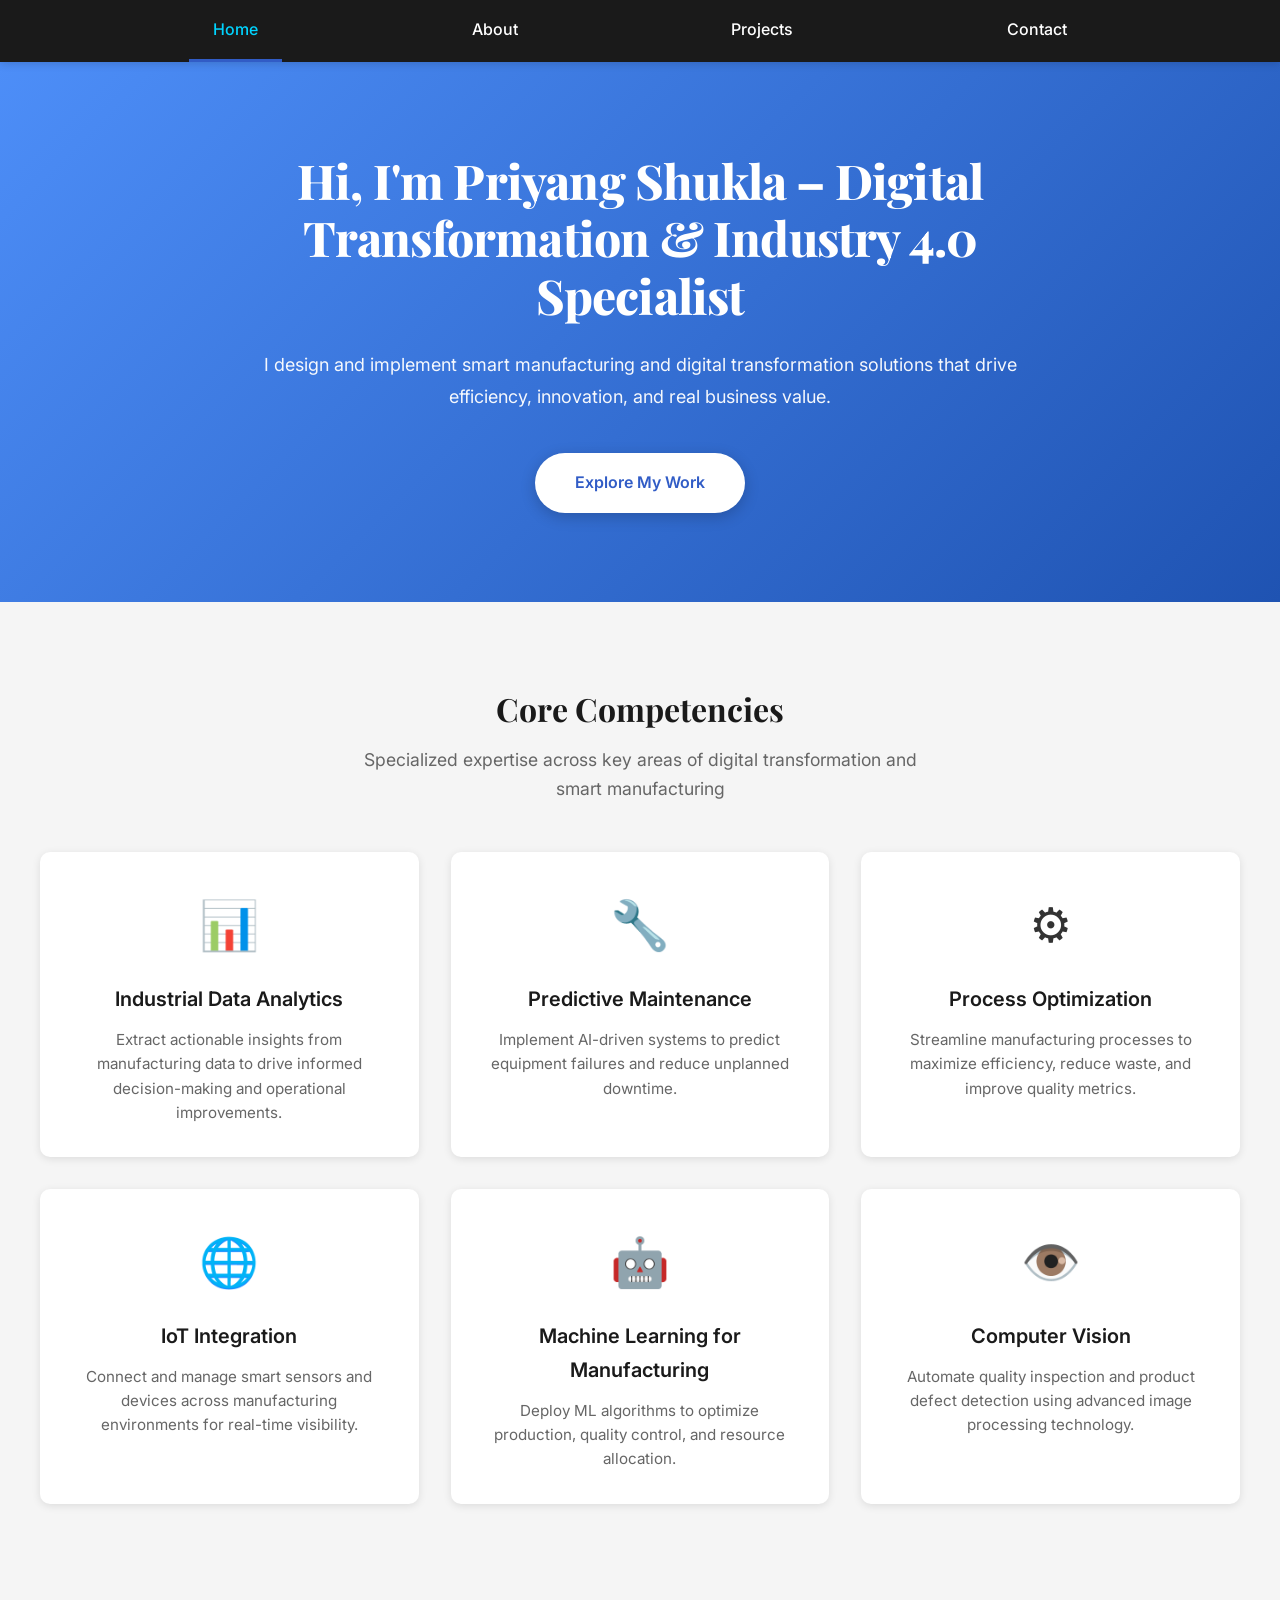
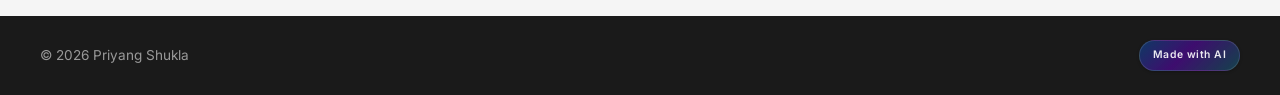
<file: index.html>
<!-- ========================
        THE DOCUMENT TYPE
     ========================
     <!DOCTYPE html> tells the browser: "Hey, this is an HTML5 document!"
     It's required to be on the very first line of every HTML file.
-->
<!DOCTYPE html>
<html lang="en">
<head>
  <meta charset="UTF-8">
  <meta name="viewport" content="width=device-width, initial-scale=1.0">
  <meta name="description" content="Priyang Shukla — Digital Transformation professional with 16 years of experience.">
  <title>Priyang Shukla | Digital Transformation</title>
  <link rel="stylesheet" href="css/styles.css">
  <link rel="preconnect" href="https://fonts.googleapis.com">
  <link rel="preconnect" href="https://fonts.gstatic.com" crossorigin>
  <link href="https://fonts.googleapis.com/css2?family=Inter:wght@400;500;600;700&family=Playfair+Display:wght@700;800&display=swap" rel="stylesheet">
</head>
<body>
  <nav class="navbar">
    <button class="hamburger-menu" id="hamburgerBtn" aria-label="Toggle navigation menu">
      <span class="hamburger-line"></span>
      <span class="hamburger-line"></span>
      <span class="hamburger-line"></span>
    </button>
    <ul class="navbar-list" id="navbarList">
      <li><a href="index.html" class="nav-link active">Home</a></li>
      <li><a href="about.html" class="nav-link">About</a></li>
      <li><a href="projects.html" class="nav-link">Projects</a></li>
      <li><a href="contact.html" class="nav-link">Contact</a></li>
    </ul>
  </nav>

  <section class="hero">
    <div class="hero-content">
      <h1 class="hero-title">Hi, I'm Priyang Shukla – Digital Transformation & Industry 4.0 Specialist</h1>
      <p class="hero-subtitle">I design and implement smart manufacturing and digital transformation solutions that drive efficiency, innovation, and real business value.</p>
      <a href="projects.html" class="cta-button">Explore My Work</a>
    </div>
  </section>
  
  <main>
    <section class="skills" id="skills">
      <div class="skills-container">
        <h1 class="skills-title">Core Competencies</h1>
        <p class="skills-subtitle">Specialized expertise across key areas of digital transformation and smart manufacturing</p>
        
        <div class="skills-grid">
          <div class="skill-card">
            <div class="skill-icon">📊</div>
            <h3 class="skill-name">Industrial Data Analytics</h3>
            <p class="skill-description">Extract actionable insights from manufacturing data to drive informed decision-making and operational improvements.</p>
          </div>
          
          <div class="skill-card">
            <div class="skill-icon">🔧</div>
            <h3 class="skill-name">Predictive Maintenance</h3>
            <p class="skill-description">Implement AI-driven systems to predict equipment failures and reduce unplanned downtime.</p>
          </div>
          
          <div class="skill-card">
            <div class="skill-icon">⚙️</div>
            <h3 class="skill-name">Process Optimization</h3>
            <p class="skill-description">Streamline manufacturing processes to maximize efficiency, reduce waste, and improve quality metrics.</p>
          </div>
          
          <div class="skill-card">
            <div class="skill-icon">🌐</div>
            <h3 class="skill-name">IoT Integration</h3>
            <p class="skill-description">Connect and manage smart sensors and devices across manufacturing environments for real-time visibility.</p>
          </div>
          
          <div class="skill-card">
            <div class="skill-icon">🤖</div>
            <h3 class="skill-name">Machine Learning for Manufacturing</h3>
            <p class="skill-description">Deploy ML algorithms to optimize production, quality control, and resource allocation.</p>
          </div>
          
          <div class="skill-card">
            <div class="skill-icon">👁️</div>
            <h3 class="skill-name">Computer Vision</h3>
            <p class="skill-description">Automate quality inspection and product defect detection using advanced image processing technology.</p>
          </div>
        </div>
      </div>
    </section>
  </main>
  
  <footer class="admin-footer-minimal">
    <div class="footer-bottom">
      <p class="footer-copyright">&copy; <span id="year"></span> Priyang Shukla</p>
      <span class="footer-ai-badge" aria-label="Made with artificial intelligence">Made with AI</span>
    </div>
  </footer>

  <script src="js/script.js"></script>
</body>
</html>
</file>
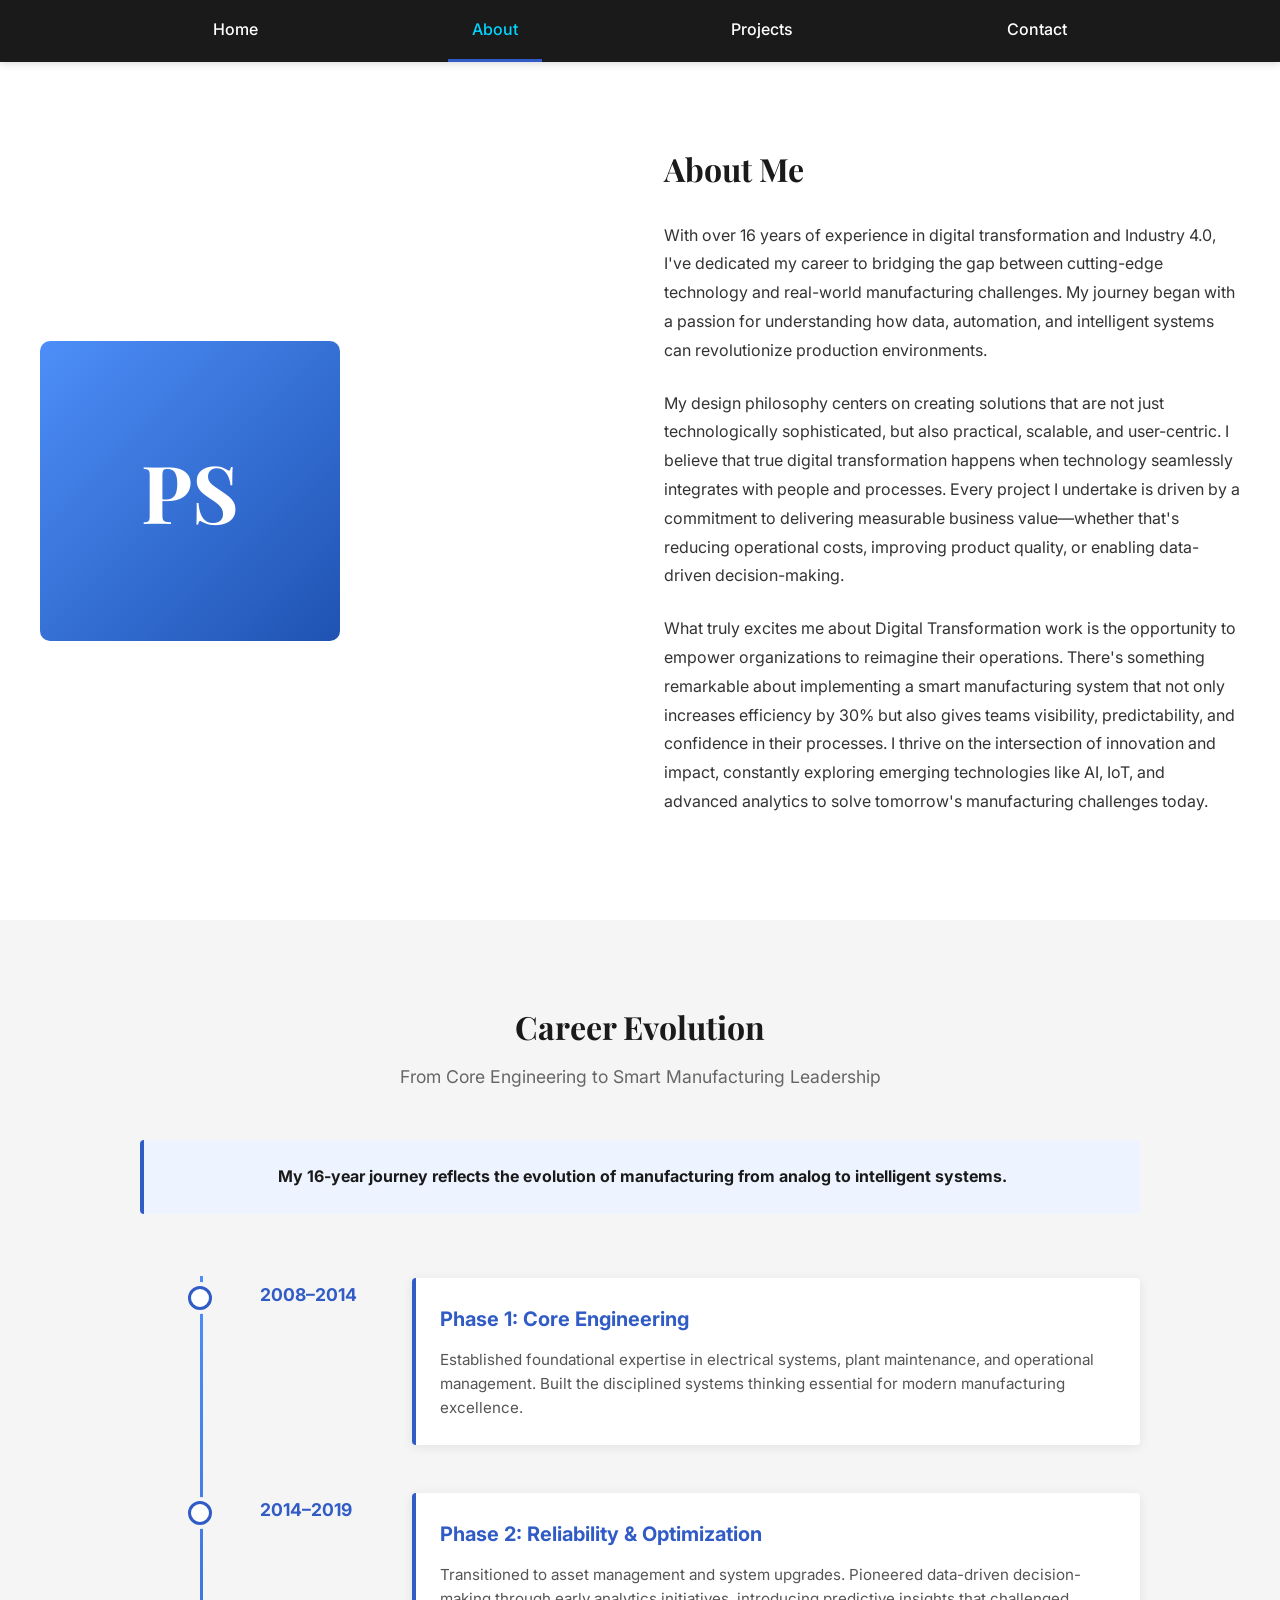
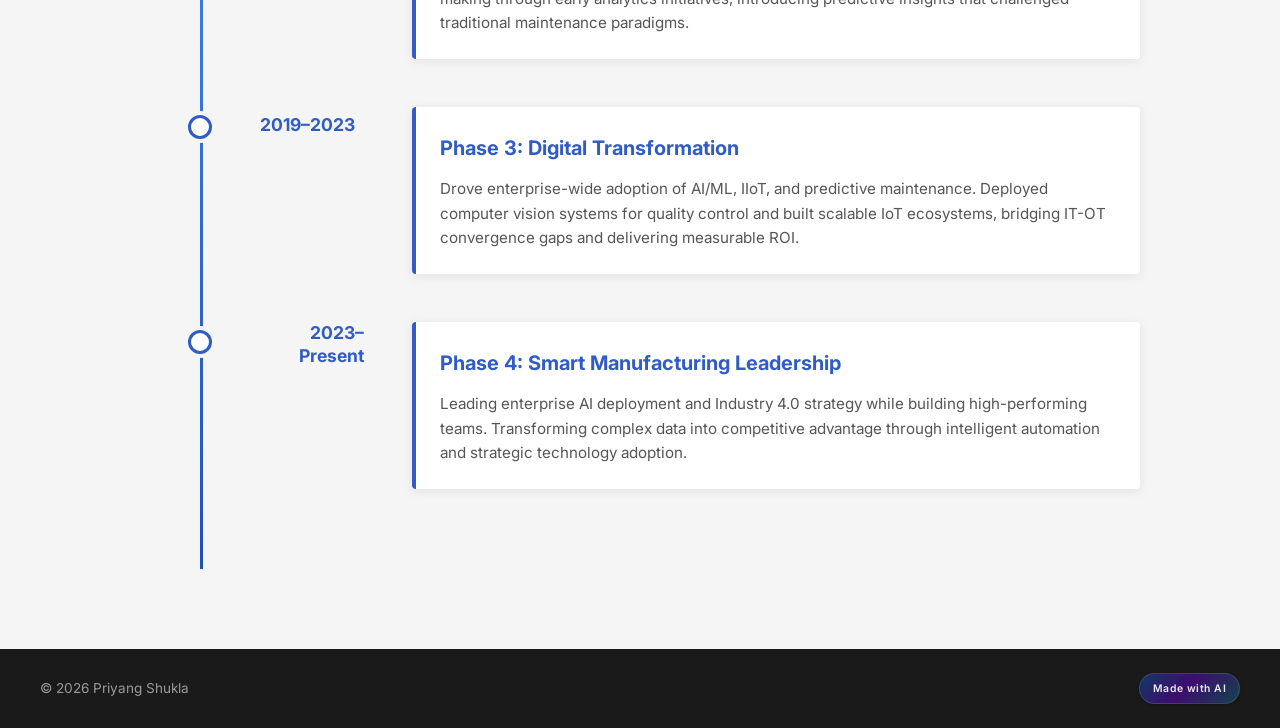
<file: about.html>
<!DOCTYPE html>
<html lang="en">
<head>
  <meta charset="UTF-8">
  <meta name="viewport" content="width=device-width, initial-scale=1.0">
  <meta name="description" content="About Priyang Shukla — Digital Transformation professional with 16 years of experience.">
  <title>About Priyang Shukla | Digital Transformation</title>
  <link rel="stylesheet" href="css/styles.css">
  <link rel="preconnect" href="https://fonts.googleapis.com">
  <link rel="preconnect" href="https://fonts.gstatic.com" crossorigin>
  <link href="https://fonts.googleapis.com/css2?family=Inter:wght@400;500;600;700&family=Playfair+Display:wght@700;800&display=swap" rel="stylesheet">
</head>
<body>
  <nav class="navbar">
    <button class="hamburger-menu" id="hamburgerBtn" aria-label="Toggle navigation menu">
      <span class="hamburger-line"></span>
      <span class="hamburger-line"></span>
      <span class="hamburger-line"></span>
    </button>
    <ul class="navbar-list" id="navbarList">
      <li><a href="index.html" class="nav-link">Home</a></li>
      <li><a href="about.html" class="nav-link active">About</a></li>
      <li><a href="projects.html" class="nav-link">Projects</a></li>
      <li><a href="contact.html" class="nav-link">Contact</a></li>
    </ul>
  </nav>

  <main>
    <section class="about" id="about">
      <div class="about-container">
        <div class="about-image-container">
          <div class="profile-placeholder">PS</div>
        </div>
        
        <div class="about-text-container">
          <h1 class="about-title">About Me</h1>
          <p class="about-paragraph">
            With over 16 years of experience in digital transformation and Industry 4.0, I've dedicated my career to bridging the gap between cutting-edge technology and real-world manufacturing challenges. My journey began with a passion for understanding how data, automation, and intelligent systems can revolutionize production environments.
          </p>
          <p class="about-paragraph">
            My design philosophy centers on creating solutions that are not just technologically sophisticated, but also practical, scalable, and user-centric. I believe that true digital transformation happens when technology seamlessly integrates with people and processes. Every project I undertake is driven by a commitment to delivering measurable business value—whether that's reducing operational costs, improving product quality, or enabling data-driven decision-making.
          </p>
          <p class="about-paragraph">
            What truly excites me about Digital Transformation work is the opportunity to empower organizations to reimagine their operations. There's something remarkable about implementing a smart manufacturing system that not only increases efficiency by 30% but also gives teams visibility, predictability, and confidence in their processes. I thrive on the intersection of innovation and impact, constantly exploring emerging technologies like AI, IoT, and advanced analytics to solve tomorrow's manufacturing challenges today.
          </p>
        </div>
      </div>
    </section>

    <section class="timeline" id="timeline">
      <div class="timeline-container">
        <h2 class="timeline-title">Career Evolution</h2>
        <p class="timeline-subtitle">From Core Engineering to Smart Manufacturing Leadership</p>
        
        <div class="timeline-intro">
          <p><strong>My 16-year journey reflects the evolution of manufacturing from analog to intelligent systems.</strong></p>
        </div>
        
        <div class="timeline-wrapper">
          <div class="timeline-item">
            <div class="timeline-marker">
              <div class="timeline-year">2008–2014</div>
              <div class="timeline-dot"></div>
            </div>
            <div class="timeline-content">
              <h3 class="timeline-event-title">Phase 1: Core Engineering</h3>
              <p class="timeline-event-description">Established foundational expertise in electrical systems, plant maintenance, and operational management. Built the disciplined systems thinking essential for modern manufacturing excellence.</p>
            </div>
          </div>

          <div class="timeline-item">
            <div class="timeline-marker">
              <div class="timeline-year">2014–2019</div>
              <div class="timeline-dot"></div>
            </div>
            <div class="timeline-content">
              <h3 class="timeline-event-title">Phase 2: Reliability & Optimization</h3>
              <p class="timeline-event-description">Transitioned to asset management and system upgrades. Pioneered data-driven decision-making through early analytics initiatives, introducing predictive insights that challenged traditional maintenance paradigms.</p>
            </div>
          </div>

          <div class="timeline-item">
            <div class="timeline-marker">
              <div class="timeline-year">2019–2023</div>
              <div class="timeline-dot"></div>
            </div>
            <div class="timeline-content">
              <h3 class="timeline-event-title">Phase 3: Digital Transformation</h3>
              <p class="timeline-event-description">Drove enterprise-wide adoption of AI/ML, IIoT, and predictive maintenance. Deployed computer vision systems for quality control and built scalable IoT ecosystems, bridging IT-OT convergence gaps and delivering measurable ROI.</p>
            </div>
          </div>

          <div class="timeline-item">
            <div class="timeline-marker">
              <div class="timeline-year">2023–Present</div>
              <div class="timeline-dot"></div>
            </div>
            <div class="timeline-content">
              <h3 class="timeline-event-title">Phase 4: Smart Manufacturing Leadership</h3>
              <p class="timeline-event-description">Leading enterprise AI deployment and Industry 4.0 strategy while building high-performing teams. Transforming complex data into competitive advantage through intelligent automation and strategic technology adoption.</p>
            </div>
          </div>
        </div>
      </div>
    </section>
  </main>

  <footer class="admin-footer-minimal">
    <div class="footer-bottom">
      <p class="footer-copyright">&copy; <span id="year"></span> Priyang Shukla</p>
      <span class="footer-ai-badge" aria-label="Made with artificial intelligence">Made with AI</span>
    </div>
  </footer>

  <script src="js/script.js"></script>
</body>
</html>
</file>
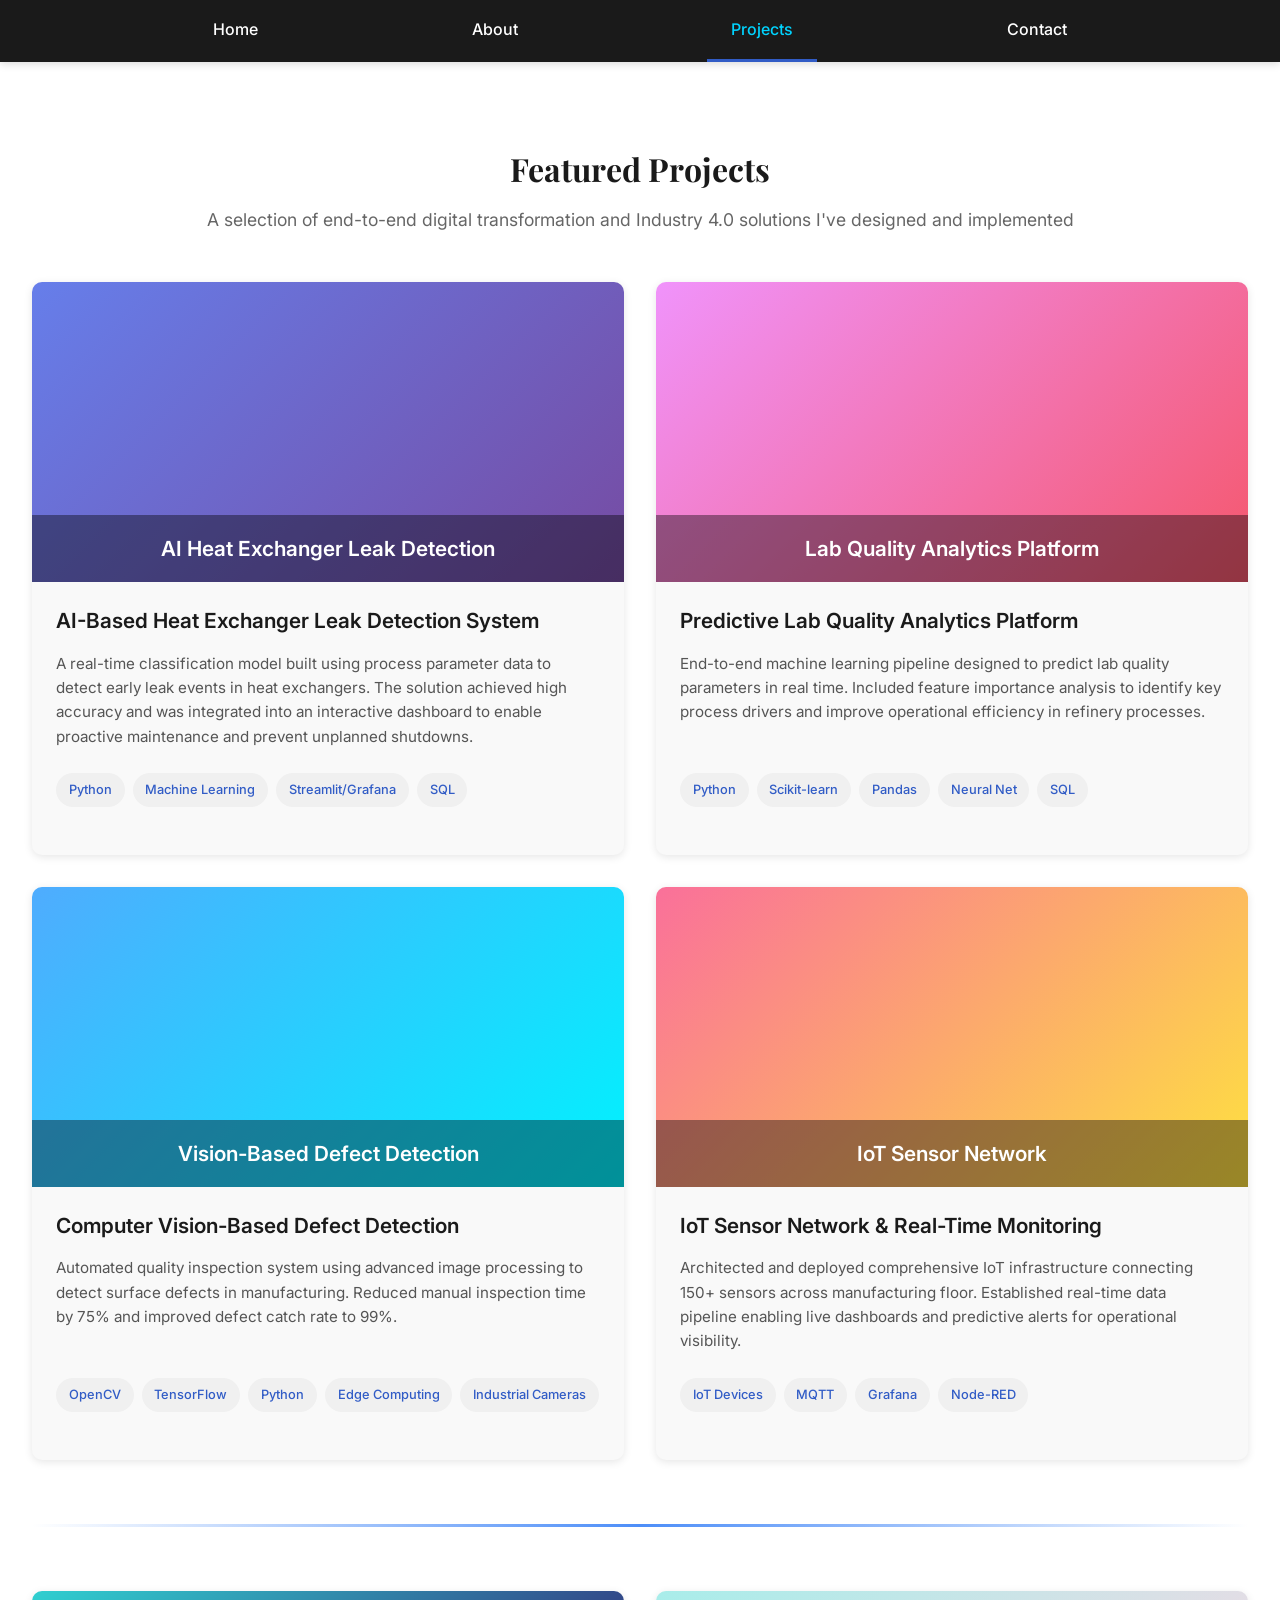
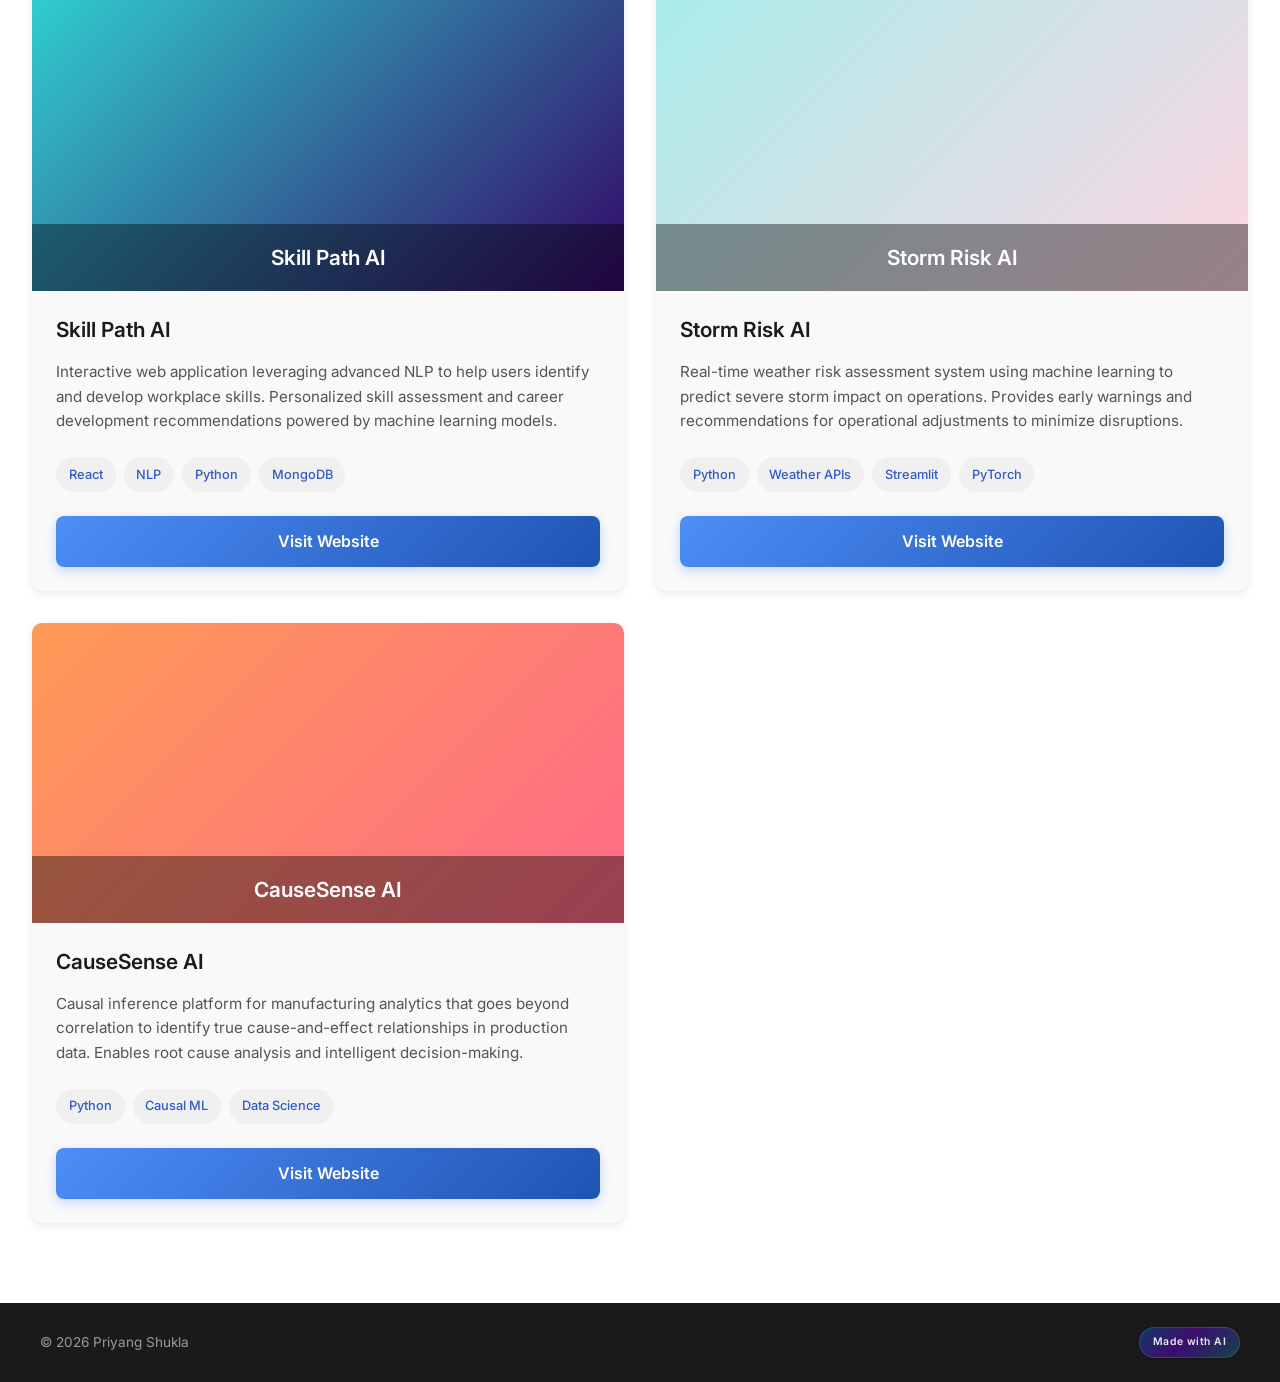
<file: projects.html>
<!DOCTYPE html>
<html lang="en">
<head>
  <meta charset="UTF-8">
  <meta name="viewport" content="width=device-width, initial-scale=1.0">
  <meta name="description" content="Projects by Priyang Shukla — Digital Transformation and Industry 4.0 solutions portfolio.">
  <title>Projects | Priyang Shukla | Digital Transformation</title>
  <link rel="stylesheet" href="css/styles.css">
  <link rel="preconnect" href="https://fonts.googleapis.com">
  <link rel="preconnect" href="https://fonts.gstatic.com" crossorigin>
  <link href="https://fonts.googleapis.com/css2?family=Inter:wght@400;500;600;700&family=Playfair+Display:wght@700;800&display=swap" rel="stylesheet">
</head>
<body>
  <nav class="navbar">
    <button class="hamburger-menu" id="hamburgerBtn" aria-label="Toggle navigation menu">
      <span class="hamburger-line"></span>
      <span class="hamburger-line"></span>
      <span class="hamburger-line"></span>
    </button>
    <ul class="navbar-list" id="navbarList">
      <li><a href="index.html" class="nav-link">Home</a></li>
      <li><a href="about.html" class="nav-link">About</a></li>
      <li><a href="projects.html" class="nav-link active">Projects</a></li>
      <li><a href="contact.html" class="nav-link">Contact</a></li>
    </ul>
  </nav>

  <main>
    <section class="projects" id="projects">
      <div class="projects-container">
        <h1 class="projects-title">Featured Projects</h1>
        <p class="projects-subtitle">A selection of end-to-end digital transformation and Industry 4.0 solutions I've designed and implemented</p>
        
        <div class="projects-grid">
          <div class="project-card">
            <div class="project-image" style="background: linear-gradient(135deg, #667eea 0%, #764ba2 100%);">
              <div class="project-image-overlay">AI Heat Exchanger Leak Detection</div>
            </div>
            <div class="project-content">
              <h3 class="project-title">AI-Based Heat Exchanger Leak Detection System</h3>
              <p class="project-description">
                A real-time classification model built using process parameter data to detect early leak events in heat exchangers. The solution achieved high accuracy and was integrated into an interactive dashboard to enable proactive maintenance and prevent unplanned shutdowns.
              </p>
              <div class="project-tools">
                <span class="tool-tag">Python</span>
                <span class="tool-tag">Machine Learning</span>
                <span class="tool-tag">Streamlit/Grafana</span>
                <span class="tool-tag">SQL</span>
              </div>
            </div>
          </div>

          <div class="project-card">
            <div class="project-image" style="background: linear-gradient(135deg, #f093fb 0%, #f5576c 100%);">
              <div class="project-image-overlay">Lab Quality Analytics Platform</div>
            </div>
            <div class="project-content">
              <h3 class="project-title">Predictive Lab Quality Analytics Platform</h3>
              <p class="project-description">
                End-to-end machine learning pipeline designed to predict lab quality parameters in real time. Included feature importance analysis to identify key process drivers and improve operational efficiency in refinery processes.
              </p>
              <div class="project-tools">
                <span class="tool-tag">Python</span>
                <span class="tool-tag">Scikit-learn</span>
                <span class="tool-tag">Pandas</span>
                <span class="tool-tag">Neural Net</span>
                <span class="tool-tag">SQL</span>
              </div>
            </div>
          </div>

          <div class="project-card">
            <div class="project-image" style="background: linear-gradient(135deg, #4facfe 0%, #00f2fe 100%);">
              <div class="project-image-overlay">Vision-Based Defect Detection</div>
            </div>
            <div class="project-content">
              <h3 class="project-title">Computer Vision-Based Defect Detection</h3>
              <p class="project-description">
                Automated quality inspection system using advanced image processing to detect surface defects in manufacturing. Reduced manual inspection time by 75% and improved defect catch rate to 99%.
              </p>
              <div class="project-tools">
                <span class="tool-tag">OpenCV</span>
                <span class="tool-tag">TensorFlow</span>
                <span class="tool-tag">Python</span>
                <span class="tool-tag">Edge Computing</span>
                <span class="tool-tag">Industrial Cameras</span>
              </div>
            </div>
          </div>

          <div class="project-card">
            <div class="project-image" style="background: linear-gradient(135deg, #fa709a 0%, #fee140 100%);">
              <div class="project-image-overlay">IoT Sensor Network</div>
            </div>
            <div class="project-content">
              <h3 class="project-title">IoT Sensor Network & Real-Time Monitoring</h3>
              <p class="project-description">
                Architected and deployed comprehensive IoT infrastructure connecting 150+ sensors across manufacturing floor. Established real-time data pipeline enabling live dashboards and predictive alerts for operational visibility.
              </p>
              <div class="project-tools">
                <span class="tool-tag">IoT Devices</span>
                <span class="tool-tag">MQTT</span>
                <span class="tool-tag">Grafana</span>
                <span class="tool-tag">Node-RED</span>
              </div>
            </div>
          </div>

          <div class="divider-line"></div>

          <div class="project-card">
            <div class="project-image" style="background: linear-gradient(135deg, #30cfd0 0%, #330867 100%);">
              <div class="project-image-overlay">Skill Path AI</div>
            </div>
            <div class="project-content">
              <h3 class="project-title">Skill Path AI</h3>
              <p class="project-description">
                Interactive web application leveraging advanced NLP to help users identify and develop workplace skills. Personalized skill assessment and career development recommendations powered by machine learning models.
              </p>
              <div class="project-tools">
                <span class="tool-tag">React</span>
                <span class="tool-tag">NLP</span>
                <span class="tool-tag">Python</span>
                <span class="tool-tag">MongoDB</span>
              </div>
              <a href="https://skill-compass-roi.lovable.app/#" class="project-cta" target="_blank" rel="noopener noreferrer">Visit Website</a>
            </div>
          </div>

          <div class="project-card">
            <div class="project-image" style="background: linear-gradient(135deg, #a8edea 0%, #fed6e3 100%);">
              <div class="project-image-overlay">Storm Risk AI</div>
            </div>
            <div class="project-content">
              <h3 class="project-title">Storm Risk AI</h3>
              <p class="project-description">
                Real-time weather risk assessment system using machine learning to predict severe storm impact on operations. Provides early warnings and recommendations for operational adjustments to minimize disruptions.
              </p>
              <div class="project-tools">
                <span class="tool-tag">Python</span>
                <span class="tool-tag">Weather APIs</span>
                <span class="tool-tag">Streamlit</span>
                <span class="tool-tag">PyTorch</span>
              </div>
              <a href="https://storm-risk-ai.preview.emergentagent.com/" class="project-cta" target="_blank" rel="noopener noreferrer">Visit Website</a>
            </div>
          </div>

          <div class="project-card">
            <div class="project-image" style="background: linear-gradient(135deg, #ff9a56 0%, #ff6a88 100%);">
              <div class="project-image-overlay">CauseSense AI</div>
            </div>
            <div class="project-content">
              <h3 class="project-title">CauseSense AI</h3>
              <p class="project-description">
                Causal inference platform for manufacturing analytics that goes beyond correlation to identify true cause-and-effect relationships in production data. Enables root cause analysis and intelligent decision-making.
              </p>
              <div class="project-tools">
                <span class="tool-tag">Python</span>
                <span class="tool-tag">Causal ML</span>
                <span class="tool-tag">Data Science</span>
              </div>
              <a href="https://causesenseai.com/login" class="project-cta" target="_blank" rel="noopener noreferrer">Visit Website</a>
            </div>
          </div>
        </div>
      </div>
    </section>
  </main>

  <footer class="admin-footer-minimal">
    <div class="footer-bottom">
      <p class="footer-copyright">&copy; <span id="year"></span> Priyang Shukla</p>
      <span class="footer-ai-badge" aria-label="Made with artificial intelligence">Made with AI</span>
    </div>
  </footer>

  <script src="js/script.js"></script>
</body>
</html>
</file>
<file: css/styles.css>
/* Fonts are loaded from each HTML page via <link>; avoids duplicate requests. */

/* ========================
   BASE TYPOGRAPHY AND RESET
   ======================== */

*,
*::before,
*::after {
  box-sizing: border-box;
}

html {
  font-size: 100%;
  -webkit-text-size-adjust: 100%;
}

body {
  margin: 0;
  min-height: 100vh;
  font-family: 'Inter', system-ui, -apple-system, "Segoe UI", Roboto, Helvetica, Arial, sans-serif;
  line-height: 1.7;
  color: #333333;
  background-color: #ffffff;
  display: flex;
  flex-direction: column;
}

/* Headings */
h1 {
  font-size: 3rem;
  font-family: 'Playfair Display', Georgia, serif;
  font-weight: 800;
}

h2 {
  font-size: 2rem;
  font-family: 'Playfair Display', Georgia, serif;
  font-weight: 700;
}

h3 {
  font-size: 1.5rem;
  font-weight: 600;
}

h4 {
  font-size: 1.25rem;
  font-weight: 600;
}

p {
  font-size: 1rem;
  line-height: 1.7;
  word-wrap: break-word;
  overflow-wrap: break-word;
  word-break: break-word;
}

/* ========================
   TEXT OVERFLOW PREVENTION
   ======================== */

* {
  max-width: 100%;
}

/* ========================
   NAVIGATION BAR STYLING
   ======================== */

.navbar {
  position: sticky;
  top: 0;
  background-color: #1a1a1a;
  box-shadow: 0 2px 8px rgba(0, 0, 0, 0.15);
  z-index: 100;
  display: flex;
  align-items: center;
  justify-content: space-between;
  padding: 0 1.5rem;
  min-height: 60px;
}

.hamburger-menu {
  display: none;
  flex-direction: column;
  background: none;
  border: none;
  cursor: pointer;
  padding: 0.5rem;
  gap: 5px;
  align-items: center;
  justify-content: center;
  z-index: 101;
}

.hamburger-line {
  width: 24px;
  height: 3px;
  background-color: #ffffff;
  border-radius: 2px;
  transition: all 0.3s ease;
}

.hamburger-menu.active .hamburger-line:nth-child(1) {
  transform: rotate(45deg) translate(10px, 10px);
}

.hamburger-menu.active .hamburger-line:nth-child(2) {
  opacity: 0;
}

.hamburger-menu.active .hamburger-line:nth-child(3) {
  transform: rotate(-45deg) translate(7px, -7px);
}

.navbar-list {
  list-style: none;
  margin: 0;
  padding: 0;
  display: flex;
  justify-content: space-evenly;
  gap: 0;
  flex: 1;
}

.nav-link {
  display: block;
  padding: 1rem 1.5rem;
  color: #ffffff;
  text-decoration: none;
  font-weight: 500;
  transition: all 0.3s ease;
  border-bottom: 3px solid transparent;
  font-size: 1rem;
  min-height: 44px;
  display: flex;
  align-items: center;
}

.nav-link:hover {
  background-color: #333333;
  border-bottom-color: #315cc6;
}

.nav-link.active {
  border-bottom-color: #315cc6;
  color: #00d4ff;
}

/* Mobile Navigation */
@media (max-width: 768px) {
  .navbar {
    flex-wrap: wrap;
    padding: 0.5rem 1rem;
    min-height: auto;
  }

  .hamburger-menu {
    display: flex;
    width: 44px;
    height: 44px;
    min-width: 44px;
  }

  .navbar-list {
    position: absolute;
    top: 60px;
    left: 0;
    right: 0;
    flex-direction: column;
    background-color: #1a1a1a;
    max-height: 0;
    overflow: hidden;
    transition: max-height 0.3s ease;
  }

  .navbar-list.active {
    max-height: 300px;
    border-bottom: 2px solid #315cc6;
  }

  .nav-link {
    padding: 1rem 1.5rem;
    border-bottom: 1px solid #333333;
    border-left: 4px solid transparent;
  }

  .nav-link.active {
    border-left-color: #315cc6;
    border-bottom-color: #333333;
  }

  .nav-link:hover {
    background-color: #2a2a2a;
    border-left-color: #315cc6;
  }
}

/* ========================
   HERO SECTION STYLING
   ======================== */

.hero {
  background: linear-gradient(135deg, #4d8ef8 0%, #1f53b2 100%);
  color: #ffffff;
  padding: 5rem 2rem;
  text-align: center;
  min-height: 60vh;
  display: flex;
  align-items: center;
  justify-content: center;
}

.hero-content {
  max-width: 800px;
  margin: 0 auto;
}

.hero-title {
  font-size: 3rem;
  font-family: 'Playfair Display', Georgia, serif;
  font-weight: 800;
  margin: 0 0 1.5rem 0;
  line-height: 1.2;
  letter-spacing: -0.8px;
}

.hero-subtitle {
  font-size: 1.125rem;
  font-family: 'Inter', system-ui, sans-serif;
  font-weight: 400;
  margin: 0 0 2.5rem 0;
  line-height: 1.8;
  opacity: 0.95;
}

.cta-button {
  display: inline-block;
  padding: 1rem 2.5rem;
  background-color: #ffffff;
  color: #315cc6;
  text-decoration: none;
  font-weight: 600;
  font-family: 'Inter', system-ui, sans-serif;
  border-radius: 50px;
  transition: all 0.3s ease;
  box-shadow: 0 4px 15px rgba(0, 0, 0, 0.2);
  cursor: pointer;
  font-size: 1rem;
}

.cta-button:hover {
  transform: translateY(-4px);
  box-shadow: 0 8px 25px rgba(0, 0, 0, 0.3);
  background-color: #f0f0f0;
}

.cta-button:active {
  transform: translateY(-2px);
}

/* ========================
   SKILLS SECTION STYLING
   ======================== */

.skills {
  padding: 5rem 2rem;
  background-color: #f5f5f5;
}

.skills-container {
  max-width: 1200px;
  margin: 0 auto;
}

.skills-title {
  font-size: 2rem;
  font-family: 'Playfair Display', Georgia, serif;
  font-weight: 700;
  text-align: center;
  margin: 0 0 0.5rem 0;
  color: #1a1a1a;
}

.skills-subtitle {
  font-size: 1.1rem;
  text-align: center;
  color: #666666;
  margin: 0 0 3rem 0;
  max-width: 600px;
  margin-left: auto;
  margin-right: auto;
}

.skills-grid {
  display: grid;
  grid-template-columns: repeat(auto-fit, minmax(300px, 1fr));
  gap: 2rem;
  margin-bottom: 2rem;
}

.skill-card {
  background-color: #ffffff;
  padding: 2rem;
  border-radius: 10px;
  text-align: center;
  transition: all 0.3s ease;
  box-shadow: 0 2px 8px rgba(0, 0, 0, 0.1);
  cursor: pointer;
}

.skill-card:hover {
  transform: translateY(-8px);
  box-shadow: 0 8px 24px rgba(0, 0, 0, 0.15);
}

.skill-icon {
  font-size: 3rem;
  margin-bottom: 1rem;
}

.skill-name {
  font-size: 1.25rem;
  margin: 0 0 0.75rem 0;
  color: #1a1a1a;
}

.skill-description {
  font-size: 0.95rem;
  line-height: 1.6;
  color: #666666;
  margin: 0;
}

/* ========================
   MOBILE OPTIMIZATION
   ======================== */

@media (max-width: 768px) {
  /* Hero Section Mobile */
  .hero {
    padding: 3rem 1rem;
    min-height: 50vh;
  }

  .hero-title {
    font-size: 2rem;
    line-height: 1.3;
    margin-bottom: 1rem;
  }

  .hero-subtitle {
    font-size: 1rem;
    margin-bottom: 2rem;
    line-height: 1.6;
  }

  .cta-button {
    padding: 0.875rem 2rem;
    font-size: 0.95rem;
    min-height: 48px;
    display: inline-flex;
    align-items: center;
    justify-content: center;
  }

  /* Skills Section Mobile */
  .skills {
    padding: 2rem 1rem;
  }

  .skills-container {
    padding: 0;
  }

  .skills-title {
    font-size: 1.8rem;
    margin-bottom: 1rem;
  }

  .skills-subtitle {
    font-size: 0.95rem;
    margin-bottom: 2rem;
  }

  .skills-grid {
    grid-template-columns: 1fr;
    gap: 1.5rem;
  }

  .skill-card {
    padding: 1.5rem;
  }

  .skill-icon {
    font-size: 2.5rem;
    margin-bottom: 0.75rem;
  }

  .skill-name {
    font-size: 1.1rem;
  }

  .skill-description {
    font-size: 0.9rem;
  }
}

/* ========================
   ABOUT SECTION STYLING
   ======================== */

.about {
  padding: 5rem 2rem;
  background-color: #ffffff;
}

.about-container {
  max-width: 1200px;
  margin: 0 auto;
  display: grid;
  grid-template-columns: 1fr 1fr;
  gap: 3rem;
  align-items: center;
}

.profile-placeholder {
  width: 300px;
  height: 300px;
  background: linear-gradient(135deg, #4d8ef8 0%, #1f53b2 100%);
  border-radius: 10px;
  display: flex;
  align-items: center;
  justify-content: center;
  font-size: 5rem;
  color: #ffffff;
  font-weight: 700;
  font-family: 'Playfair Display', Georgia, serif;
}

.about-title {
  font-size: 2rem;
  font-family: 'Playfair Display', Georgia, serif;
  font-weight: 700;
  margin: 0 0 1.5rem 0;
  color: #1a1a1a;
}

.about-paragraph {
  font-size: 1rem;
  line-height: 1.8;
  color: #333333;
  margin: 0 0 1.5rem 0;
}

@media (max-width: 768px) {
  .about-container {
    grid-template-columns: 1fr;
    gap: 2rem;
  }
  
  .profile-placeholder {
    width: 200px;
    height: 200px;
    font-size: 3rem;
  }
  
  .about-title {
    font-size: 1.8rem;
  }
}

/* ========================
   TIMELINE SECTION STYLING
   ======================== */

.timeline {
  padding: 5rem 2rem;
  background-color: #f5f5f5;
}

.timeline-container {
  max-width: 1000px;
  margin: 0 auto;
}

.timeline-title {
  font-size: 2rem;
  font-family: 'Playfair Display', Georgia, serif;
  font-weight: 700;
  text-align: center;
  margin: 0 0 0.5rem 0;
  color: #1a1a1a;
}

.timeline-subtitle {
  font-size: 1.1rem;
  text-align: center;
  color: #666666;
  margin: 0 0 3rem 0;
}

.timeline-intro {
  background-color: #eef4ff;
  border-left: 4px solid #315cc6;
  padding: 1.5rem;
  border-radius: 4px;
  margin-bottom: 2rem;
  text-align: center;
}

.timeline-intro p {
  margin: 0;
  color: #1a1a1a;
  font-size: 1rem;
  line-height: 1.6;
}

.timeline-wrapper {
  position: relative;
  padding: 2rem 0;
  margin-left: 120px;
}

.timeline-wrapper::before {
  content: '';
  position: absolute;
  left: -60px;
  top: 30px;
  bottom: 0;
  width: 3px;
  background: linear-gradient(to bottom, #4d8ef8, #1f53b2);
}

.timeline-item {
  margin-bottom: 3rem;
  position: relative;
  display: grid;
  grid-template-columns: 120px 1fr;
  gap: 2rem;
  align-items: flex-start;
}

.timeline-item:last-child .timeline-marker::after {
  display: none;
}

.timeline-marker {
  position: relative;
  display: flex;
  flex-direction: column;
  align-items: flex-start;
  gap: 0.75rem;
  text-align: right;
}

.timeline-year {
  font-size: 1.1rem;
  font-weight: 700;
  color: #315cc6;
  line-height: 1.3;
  min-height: 2.2rem;
  display: flex;
  align-items: center;
  padding-right: 1rem;
  text-align: right;
  width: 100%;
}

.timeline-dot {
  position: absolute;
  width: 24px;
  height: 24px;
  background-color: #ffffff;
  border: 3px solid #315cc6;
  border-radius: 50%;
  left: -72px;
  top: 0.5rem;
  box-shadow: 0 0 0 4px #f5f5f5;
  transition: all 0.3s ease;
}

.timeline-item:hover .timeline-dot {
  width: 28px;
  height: 28px;
  left: -74px;
  top: -1px;
  background-color: #315cc6;
  box-shadow: 0 0 0 4px #f5f5f5, 0 0 12px rgba(77, 142, 248, 0.4);
}

.timeline-content {
  background-color: #ffffff;
  border-left: 4px solid #315cc6;
  border-radius: 4px;
  padding: 1.5rem;
  box-shadow: 0 2px 12px rgba(0, 0, 0, 0.08);
  transition: all 0.3s ease;
}

.timeline-item:hover .timeline-content {
  box-shadow: 0 4px 16px rgba(0, 0, 0, 0.12);
  transform: translateY(-2px);
}

.timeline-event-title {
  font-size: 1.25rem;
  font-weight: 700;
  margin: 0 0 0.75rem 0;
  color: #315cc6;
}

.timeline-event-description {
  font-size: 0.95rem;
  line-height: 1.6;
  color: #555555;
  margin: 0;
}

/* Timeline Responsive */
@media (max-width: 768px) {
  .timeline-title {
    font-size: 1.8rem;
  }

  .timeline-subtitle {
    font-size: 0.95rem;
  }

  .timeline-wrapper {
    margin-left: 50px;
  }

  .timeline-wrapper::before {
    left: -25px;
  }

  .timeline-item {
    grid-template-columns: 1fr;
    gap: 1rem;
    margin-bottom: 2.5rem;
  }

  .timeline-marker {
    position: absolute;
    left: -50px;
    top: 0;
    flex-direction: row;
    align-items: center;
    gap: 0.5rem;
    width: auto;
    text-align: left;
  }

  .timeline-year {
    font-size: 0.9rem;
    padding-right: 0;
    text-align: left;
    min-height: auto;
    display: inline;
  }

  .timeline-dot {
    position: relative;
    width: 18px;
    height: 18px;
    left: 0;
    top: 0;
    margin-right: 0.5rem;
  }

  .timeline-content {
    margin-top: 1.5rem;
  }

  .timeline-event-title {
    font-size: 1.1rem;
  }

  .timeline-event-description {
    font-size: 0.9rem;
  }
}

/* ========================
   KEYFRAME ANIMATIONS
   ======================== */

@keyframes fadeInUp {
  from {
    opacity: 0;
    transform: translateY(30px);
  }
  to {
    opacity: 1;
    transform: translateY(0);
  }
}

/* ========================
   PROJECTS SECTION STYLING
   ======================== */

.projects {
  padding: 5rem 2rem;
  background-color: #ffffff;
}

.projects-container {
  max-width: 1400px;
  margin: 0 auto;
}

.projects-title {
  font-size: 2rem;
  font-family: 'Playfair Display', Georgia, serif;
  font-weight: 700;
  text-align: center;
  margin: 0 0 0.5rem 0;
  color: #1a1a1a;
}

.projects-subtitle {
  font-size: 1.1rem;
  text-align: center;
  color: #666666;
  margin: 0 0 3rem 0;
}

.projects-grid {
  display: grid;
  grid-template-columns: repeat(auto-fit, minmax(450px, 1fr));
  gap: 2rem;
}

.project-card {
  background-color: #f9f9f9;
  border-radius: 10px;
  overflow: hidden;
  box-shadow: 0 2px 8px rgba(0, 0, 0, 0.1);
  transition: all 0.3s ease;
  display: flex;
  flex-direction: column;
  animation: fadeInUp 0.6s ease-out forwards;
}

.project-card:nth-child(1) {
  animation-delay: 0.1s;
}

.project-card:nth-child(2) {
  animation-delay: 0.2s;
}

.project-card:nth-child(3) {
  animation-delay: 0.3s;
}

.project-card:nth-child(4) {
  animation-delay: 0.4s;
}

.project-card:hover {
  transform: translateY(-8px);
  box-shadow: 0 8px 20px rgba(0, 0, 0, 0.15);
}

.project-image {
  height: 300px;
  background-size: cover;
  background-position: center;
  position: relative;
  display: flex;
  align-items: flex-end;
  justify-content: center;
}

.project-image-overlay {
  color: #ffffff;
  font-size: 1.3rem;
  font-weight: 600;
  text-align: center;
  padding: 1rem;
  background: rgba(0, 0, 0, 0.4);
  width: 100%;
}

.project-content {
  padding: 1.5rem;
  display: flex;
  flex-direction: column;
  flex-grow: 1;
}

.project-title {
  font-size: 1.3rem;
  font-weight: 600;
  margin: 0 0 1rem 0;
  color: #1a1a1a;
  line-height: 1.4;
}

.project-description {
  font-size: 0.95rem;
  line-height: 1.6;
  color: #555555;
  margin: 0 0 1.5rem 0;
  flex-grow: 1;
}

.project-tools {
  display: flex;
  flex-wrap: wrap;
  gap: 0.5rem;
  margin-bottom: 1.5rem;
}

.tool-tag {
  background-color: #f0f0f0;
  color: #315cc6;
  padding: 0.4rem 0.8rem;
  border-radius: 20px;
  font-size: 0.8rem;
  font-weight: 500;
  display: inline-block;
}

.project-cta {
  display: inline-block;
  padding: 0.75rem 1.5rem;
  background: linear-gradient(135deg, #4d8ef8 0%, #1f53b2 100%);
  color: #ffffff;
  text-decoration: none;
  font-weight: 600;
  font-family: 'Inter', system-ui, sans-serif;
  border-radius: 8px;
  transition: all 0.3s ease;
  box-shadow: 0 4px 12px rgba(77, 142, 248, 0.3);
  text-align: center;
  margin-top: auto;
}

.project-cta:hover {
  transform: translateY(-3px);
  box-shadow: 0 8px 20px rgba(77, 142, 248, 0.4);
}

.project-cta:active {
  transform: translateY(-1px);
}

.divider-line {
  grid-column: 1 / -1;
  height: 3px;
  background: linear-gradient(90deg, transparent 0%, #4d8ef8 50%, transparent 100%);
  margin: 2rem 0;
}

@media (max-width: 768px) {
  .projects {
    padding: 2rem 1rem;
  }
  
  .projects-container {
    max-width: 100%;
    padding: 0;
  }
  
  .projects-grid {
    grid-template-columns: 1fr;
    gap: 1.5rem;
  }
  
  .project-card {
    animation: fadeInUp 0.6s ease-out forwards;
  }
  
  .project-card:nth-child(1),
  .project-card:nth-child(2),
  .project-card:nth-child(3),
  .project-card:nth-child(4) {
    animation-delay: 0s;
  }
  
  .project-image {
    height: 200px;
  }

  .project-image-overlay {
    font-size: 1.2rem;
  }
  
  .projects-title {
    font-size: 1.8rem;
    padding: 0;
  }

  .projects-subtitle {
    padding: 0;
    font-size: 0.95rem;
  }
  
  .project-title {
    font-size: 1.1rem;
  }

  .project-description {
    font-size: 0.9rem;
    line-height: 1.5;
  }

  .project-tools {
    flex-wrap: wrap;
  }

  .tool-tag {
    font-size: 0.8rem;
    padding: 0.4rem 0.8rem;
  }

  .project-cta {
    font-size: 0.9rem;
    padding: 0.75rem 1.5rem;
  }

  .divider-line {
    margin: 1.5rem 0;
  }
}

/* ========================
   CONTACT SECTION STYLING
   ======================== */

.contact {
  padding: 5rem 2rem;
  background-color: #f5f5f5;
}

.contact-container {
  max-width: 1200px;
  margin: 0 auto;
}

.contact-title {
  font-size: 2rem;
  font-family: 'Playfair Display', Georgia, serif;
  font-weight: 700;
  text-align: center;
  margin: 0 0 0.5rem 0;
  color: #1a1a1a;
}

.contact-subtitle {
  font-size: 1.1rem;
  text-align: center;
  color: #666666;
  margin: 0 0 2.5rem 0;
}

.contact-content {
  display: grid;
  grid-template-columns: 1fr 1fr;
  gap: 2rem;
  align-items: flex-start;
}

.contact-form-container {
  display: flex;
  flex-direction: column;
  padding-top: 0;
}

.contact-form {
  display: flex;
  flex-direction: column;
  gap: 1.2rem;
}

.form-group {
  display: flex;
  flex-direction: column;
}

.form-label {
  font-size: 0.95rem;
  font-weight: 600;
  margin-bottom: 0.5rem;
  color: #1a1a1a;
}

.form-input,
.form-textarea {
  padding: 1rem;
  border: 2px solid #e0e0e0;
  border-radius: 6px;
  font-size: 1rem;
  font-family: inherit;
  transition: all 0.3s ease;
  background-color: #ffffff;
  color: #1a1a1a;
  width: 100%;
  box-sizing: border-box;
  min-height: 44px;
}

.form-input:focus,
.form-textarea:focus {
  outline: none;
  border-color: #315cc6;
  box-shadow: 0 0 0 3px rgba(77, 142, 248, 0.1);
  background-color: #fafbff;
}

.form-textarea {
  resize: vertical;
  min-height: 120px;
  font-size: 1rem;
}

.form-submit {
  padding: 1rem 2rem;
  background: linear-gradient(135deg, #4d8ef8 0%, #1f53b2 100%);
  color: #ffffff;
  border: none;
  border-radius: 8px;
  font-weight: 600;
  font-family: 'Inter', system-ui, sans-serif;
  font-size: 1rem;
  cursor: pointer;
  transition: all 0.3s ease;
  box-shadow: 0 4px 12px rgba(77, 142, 248, 0.3);
  margin-top: 0.5rem;
  min-height: 48px;
  width: 100%;
  text-transform: uppercase;
  letter-spacing: 0.5px;
}

.form-submit:hover {
  transform: translateY(-3px);
  box-shadow: 0 8px 20px rgba(77, 142, 248, 0.4);
}

.form-submit:active {
  transform: translateY(-1px);
}

@media (max-width: 768px) {
  .form-input,
  .form-textarea {
    font-size: 16px;
  }

  .form-submit {
    padding: 0.875rem 1.5rem;
  }
}

.loading-spinner {
  display: none;
  text-align: center;
  padding: 2rem;
  flex-direction: column;
  align-items: center;
  gap: 1rem;
}

.loading-spinner.show {
  display: flex;
}

.spinner {
  border: 4px solid #f3f3f3;
  border-top: 4px solid #315cc6;
  border-radius: 50%;
  width: 40px;
  height: 40px;
  animation: spin 1s linear infinite;
}

@keyframes spin {
  0% { transform: rotate(0deg); }
  100% { transform: rotate(360deg); }
}

.loading-text {
  color: #666;
  font-size: 1rem;
  margin: 0;
}

.success-message {
  display: none;
  text-align: center;
  padding: 2rem;
  background-color: #e8f5e9;
  border-radius: 8px;
  border-left: 4px solid #4caf50;
}

.success-message.show {
  display: flex;
  flex-direction: column;
  align-items: center;
  gap: 1rem;
}

.error-message {
  display: none;
  text-align: center;
  padding: 2rem;
  background-color: #ffebee;
  border-radius: 8px;
  border-left: 4px solid #f44336;
  flex-direction: column;
  align-items: center;
  gap: 1rem;
}

.error-message.show {
  display: flex;
}

.error-icon {
  font-size: 3rem;
  color: #f44336;
  font-weight: bold;
}

.error-title {
  font-size: 1.5rem;
  font-weight: 700;
  color: #d32f2f;
  margin: 0.5rem 0 0 0;
}

.error-text {
  color: #c62828;
  font-size: 1rem;
  margin: 0.5rem 0 0 0;
}

.error-dismiss-btn {
  background-color: #f44336;
  color: white;
  border: none;
  padding: 0.75rem 1.5rem;
  border-radius: 4px;
  cursor: pointer;
  font-weight: 600;
  transition: background-color 0.3s ease;
  margin-top: 0.5rem;
}

.error-dismiss-btn:hover {
  background-color: #d32f2f;
}

.success-icon {
  font-size: 3rem;
  color: #4caf50;
  font-weight: bold;
}

.success-title {
  font-size: 1.5rem;
  font-weight: 700;
  margin: 0;
  color: #2e7d32;
}

.success-text {
  font-size: 0.95rem;
  margin: 0;
  color: #555555;
}

.contact-info-container {
  display: flex;
  align-items: flex-start;
  width: 100%;
}

.contact-info {
  width: 100%;
  display: flex;
  flex-direction: column;
  gap: 1rem;
}

.contact-info-title {
  font-size: 1.25rem;
  font-weight: 700;
  margin: 0 0 1.25rem 0;
  color: #1a1a1a;
  padding: 0;
  width: 100%;
  display: block;
  line-height: 1.3;
  letter-spacing: -0.5px;
}

.contact-info-item {
  display: flex;
  flex-direction: column;
  padding: 1.25rem;
  background-color: #ffffff;
  border-radius: 8px;
  border: 1px solid #f0f0f0;
  box-shadow: 0 2px 8px rgba(0, 0, 0, 0.06);
  margin-bottom: 0;
}

.contact-info-content {
  display: flex;
  flex-direction: column;
  gap: 0.375rem;
  text-align: left;
}

.contact-info-label {
  font-size: 0.8rem;
  font-weight: 700;
  margin: 0;
  color: #888888;
  text-transform: uppercase;
  letter-spacing: 0.7px;
}

.contact-info-value {
  font-size: 1rem;
  margin: 0;
  color: #1a1a1a;
  font-weight: 500;
  line-height: 1.5;
}

.contact-link {
  text-decoration: none;
    color: #315cc6;
}

.contact-link:hover {
  color: #1f53b2;
  text-decoration: underline;
}

@media (max-width: 768px) {
  .contact-content {
    grid-template-columns: 1fr;
    gap: 1.5rem;
    padding: 0;
  }

  .contact-form-container {
    padding: 0;
  }

  .contact-form {
    gap: 1rem;
  }

  .contact-title {
    font-size: 1.8rem;
    padding: 0 1rem;
  }

  .contact-subtitle {
    padding: 0 1rem;
  }

  .contact-info-title {
    font-size: 1.2rem;
    margin-top: 1.5rem;
    margin-bottom: 1rem;
  }

  .contact-info {
    gap: 0.75rem;
  }

  .contact-info-item {
    padding: 1rem;
  }

  .form-input,
  .form-textarea {
    font-size: 16px;
  }

  .form-submit {
    padding: 0.875rem 1.5rem;
  }
}

/* ========================
   ADMIN PANEL STYLING
   ======================== */

/* Standalone admin chrome (not part of public site nav/footer) */
.admin-page-header {
  position: sticky;
  top: 0;
  z-index: 100;
  display: flex;
  align-items: center;
  justify-content: space-between;
  gap: 1rem;
  flex-wrap: wrap;
  min-height: 60px;
  padding: 0 1.5rem;
  background-color: #1a1a1a;
  box-shadow: 0 2px 8px rgba(0, 0, 0, 0.15);
}

.admin-back-link {
  color: #ffffff;
  text-decoration: none;
  font-weight: 500;
  font-size: 1rem;
  padding: 1rem 0;
  transition: color 0.2s ease;
}

.admin-back-link:hover {
  color: #00d4ff;
}

.admin-page-label {
  color: #cccccc;
  font-size: 0.9rem;
  font-weight: 600;
  text-transform: uppercase;
  letter-spacing: 0.06em;
}

.admin-footer-minimal {
  background-color: #1a1a1a;
  color: #999999;
  padding: 1.5rem 2rem;
  margin-top: auto;
  font-size: 0.85rem;
}

.admin-footer-minimal .footer-bottom {
  display: flex;
  align-items: center;
  justify-content: space-between;
  flex-wrap: wrap;
  gap: 0.75rem 1rem;
  max-width: 1200px;
  margin: 0 auto;
}

.admin-footer-minimal .footer-copyright {
  margin: 0;
  font-size: inherit;
  color: inherit;
  flex: 1 1 auto;
  min-width: min(100%, 14rem);
}

.footer-ai-badge {
  flex-shrink: 0;
  font-size: 0.65rem;
  font-weight: 600;
  letter-spacing: 0.05em;
  padding: 0.35rem 0.8rem;
  border-radius: 999px;
  background: linear-gradient(
    135deg,
    rgba(0, 102, 204, 0.42) 0%,
    rgba(102, 0, 204, 0.48) 45%,
    rgba(0, 212, 255, 0.22) 100%
  );
  color: rgba(255, 255, 255, 0.9);
  border: 1px solid rgba(255, 255, 255, 0.12);
  box-shadow: 0 1px 3px rgba(0, 0, 0, 0.25);
  white-space: nowrap;
}

@media (max-width: 768px) {
  .admin-footer-minimal .footer-bottom {
    flex-direction: column;
    align-items: stretch;
  }

  .admin-footer-minimal .footer-copyright {
    text-align: center;
  }

  .footer-ai-badge {
    align-self: flex-end;
  }
}

.admin-section {
  padding: 3rem 2rem;
  background-color: #f8f9fa;
  min-height: calc(100vh - 200px);
}

.admin-container {
  max-width: 1200px;
  margin: 0 auto;
}

.admin-header {
  margin-bottom: 3rem;
  text-align: center;
}

.admin-title {
  font-family: 'Playfair Display', serif;
  font-size: 2.5rem;
  font-weight: 800;
  color: #1a1a1a;
  margin: 0 0 0.5rem 0;
}

.admin-subtitle {
  font-size: 1.1rem;
  color: #666;
  margin: 0 0 1rem 0;
}

.admin-toolbar {
  display: flex;
  flex-wrap: wrap;
  align-items: center;
  justify-content: center;
  gap: 1rem;
  margin-bottom: 1.5rem;
}

.admin-refresh-btn {
  background-color: #315cc6;
  color: #ffffff;
  border: none;
  padding: 0.6rem 1.25rem;
  border-radius: 6px;
  font-weight: 600;
  font-family: inherit;
  font-size: 0.95rem;
  cursor: pointer;
  transition: background-color 0.2s ease;
}

.admin-refresh-btn:hover {
  background-color: #1f53b2;
}

.admin-refresh-btn:disabled {
  opacity: 0.65;
  cursor: not-allowed;
}

.admin-last-sync {
  font-size: 0.85rem;
  color: #888;
}

.admin-stats {
  display: flex;
  gap: 2rem;
  justify-content: center;
  flex-wrap: wrap;
}

.stat-box {
  background-color: white;
  padding: 1.5rem 2rem;
  border-radius: 8px;
  box-shadow: 0 2px 8px rgba(0, 0, 0, 0.1);
  display: flex;
  flex-direction: column;
  align-items: center;
  gap: 0.5rem;
  min-width: 200px;
}

.stat-label {
  font-size: 0.9rem;
  color: #666;
  font-weight: 500;
}

.stat-value {
  font-size: 2rem;
  font-weight: 700;
  color: #315cc6;
}

.stat-value.unread-count {
  color: #f44336;
}

.admin-loading,
.admin-error {
  text-align: center;
  padding: 3rem 2rem;
}

.admin-error {
  background-color: white;
  border-radius: 8px;
  box-shadow: 0 2px 8px rgba(0, 0, 0, 0.1);
  display: flex;
  flex-direction: column;
  align-items: center;
}

.error-icon {
  font-size: 3rem;
  color: #f44336;
  font-weight: bold;
  margin-bottom: 1rem;
}

.error-title {
  font-size: 1.5rem;
  font-weight: 700;
  color: #d32f2f;
  margin: 0 0 0.5rem 0;
}

.error-text {
  color: #c62828;
  font-size: 1rem;
  margin: 0 0 1.5rem 0;
}

.retry-btn {
  background-color: #315cc6;
  color: white;
  border: none;
  padding: 0.75rem 2rem;
  border-radius: 4px;
  cursor: pointer;
  font-weight: 600;
  transition: background-color 0.3s ease;
}

.retry-btn:hover {
  background-color: #1f53b2;
}

.submissions-grid {
  display: grid;
  grid-template-columns: repeat(auto-fill, minmax(350px, 1fr));
  gap: 2rem;
  margin-bottom: 3rem;
}

.submission-card {
  background-color: white;
  border-radius: 8px;
  padding: 1.5rem;
  box-shadow: 0 2px 8px rgba(0, 0, 0, 0.1);
  transition: all 0.3s ease;
  border-left: 4px solid #f0f0f0;
  position: relative;
}

.submission-card:hover {
  box-shadow: 0 4px 16px rgba(0, 0, 0, 0.15);
  transform: translateY(-2px);
}

.submission-card.unread {
  background-color: #eef4ff;
  border-left-color: #315cc6;
}

.submission-card.read {
  opacity: 0.85;
}

.submission-badge {
  display: inline-block;
  padding: 0.25rem 0.75rem;
  border-radius: 20px;
  font-size: 0.75rem;
  font-weight: 600;
  position: absolute;
  top: 1.5rem;
  right: 1.5rem;
  text-transform: uppercase;
}

.submission-badge.unread {
  background-color: #ff5252;
  color: white;
}

.submission-badge.read {
  background-color: #e0e0e0;
  color: #666;
}

.submission-from {
  font-size: 0.85rem;
  color: #999;
  margin: 0 0 1rem 0;
  text-transform: uppercase;
  letter-spacing: 0.5px;
}

.submission-name {
  font-size: 1.3rem;
  font-weight: 700;
  color: #1a1a1a;
  margin: 0 0 0.5rem 0;
}

.submission-email {
  color: #315cc6;
  text-decoration: none;
  font-size: 0.95rem;
  word-break: break-all;
}

.submission-email:hover {
  text-decoration: underline;
}

.submission-subject {
  font-size: 1.1rem;
  font-weight: 600;
  color: #1a1a1a;
  margin: 1rem 0 0.5rem 0;
}

.submission-message {
  background-color: #f8f9fa;
  padding: 1rem;
  border-radius: 4px;
  color: #333;
  font-size: 0.95rem;
  line-height: 1.5;
  margin: 1rem 0;
  max-height: 150px;
  overflow-y: auto;
}

.submission-date {
  font-size: 0.85rem;
  color: #999;
  margin: 1rem 0;
}

.submission-actions {
  display: flex;
  gap: 0.5rem;
  margin-top: 1rem;
}

.mark-read-btn {
  flex: 1;
  background-color: #315cc6;
  color: white;
  border: none;
  padding: 0.75rem 1rem;
  border-radius: 4px;
  cursor: pointer;
  font-weight: 600;
  transition: background-color 0.3s ease;
  font-size: 0.9rem;
}

.mark-read-btn:hover {
    background-color: #1f53b2;

.mark-read-btn.read {
  background-color: #4caf50;
}

.mark-read-btn.read:hover {
  background-color: #388e3c;
}

.mark-unread-btn {
  flex: 1;
  background-color: #666;
  color: white;
  border: none;
  padding: 0.75rem 1rem;
  border-radius: 4px;
  cursor: pointer;
  font-weight: 600;
  transition: background-color 0.3s ease;
  font-size: 0.9rem;
}

.mark-unread-btn:hover {
  background-color: #444;
}

.empty-state {
  text-align: center;
  padding: 4rem 2rem;
  background-color: white;
  border-radius: 8px;
  box-shadow: 0 2px 8px rgba(0, 0, 0, 0.1);
}

.empty-state-text {
  font-size: 1.2rem;
  color: #999;
  margin: 0 0 1rem 0;
}

.empty-state-hint {
  font-size: 0.95rem;
  line-height: 1.55;
  color: #666;
  margin: 0 auto;
  max-width: 36rem;
  text-align: left;
}

.empty-state-hint code {
  font-size: 0.88em;
  background: #f0f0f0;
  padding: 0.1em 0.35em;
  border-radius: 4px;
}

/* Admin Responsive */
@media (max-width: 768px) {
  .admin-page-header {
    padding: 0.5rem 1rem;
  }

  .admin-section {
    padding: 1.5rem 1rem;
  }

  .admin-toolbar {
    flex-direction: column;
    margin-bottom: 1.25rem;
  }

  .admin-title {
    font-size: 1.8rem;
  }

  .admin-subtitle {
    font-size: 0.95rem;
  }

  .admin-stats {
    flex-direction: column;
    gap: 1rem;
  }

  .stat-box {
    width: 100%;
    min-width: auto;
    padding: 1.25rem 1.5rem;
  }

  .stat-label {
    font-size: 0.8rem;
  }

  .stat-value {
    font-size: 1.75rem;
  }

  .submissions-grid {
    grid-template-columns: 1fr;
    gap: 1.5rem;
  }

  .submission-card {
    padding: 1rem;
  }

  .submission-actions {
    flex-direction: column;
    gap: 0.75rem;
  }

  .submission-badge {
    position: static;
    display: inline-block;
    margin-bottom: 1rem;
    width: fit-content;
  }

  .mark-read-btn,
  .mark-unread-btn {
    padding: 0.75rem 1rem;
    font-size: 0.85rem;
    min-height: 44px;
  }

  .submission-name {
    font-size: 1.1rem;
  }

  .submission-subject {
    font-size: 1rem;
  }
}

/* ========================
   UNIVERSAL MOBILE FIXES
   ======================== */

@media (max-width: 768px) {
  /* Ensure all buttons are at least 44px for tap comfort */
  button,
  .btn,
  [type="submit"],
  [type="button"],
  [type="reset"],
  .cta-button {
    min-height: 48px;
    min-width: 48px;
  }

  /* Ensure all inputs are accessible */
  input,
  textarea,
  select {
    min-height: 48px;
    font-size: 16px;
  }

  /* Prevent horizontal scroll */
  body,
  html {
    overflow-x: hidden;
  }

  img {
    max-width: 100%;
    height: auto;
  }

  /* Improve readability on small screens */
  main {
    width: 100%;
  }

  .container,
  .main-container {
    padding: 0 1rem;
  }

  h1, h2, h3 {
    word-wrap: break-word;
  }
}

/* ========================
   FOOTER STYLING
   ======================== */

.footer {
  background-color: #1a1a1a;
  box-shadow: 0 -2px 8px rgba(0, 0, 0, 0.15);
  min-height: 60px;
  margin-top: auto;
}
</file>
